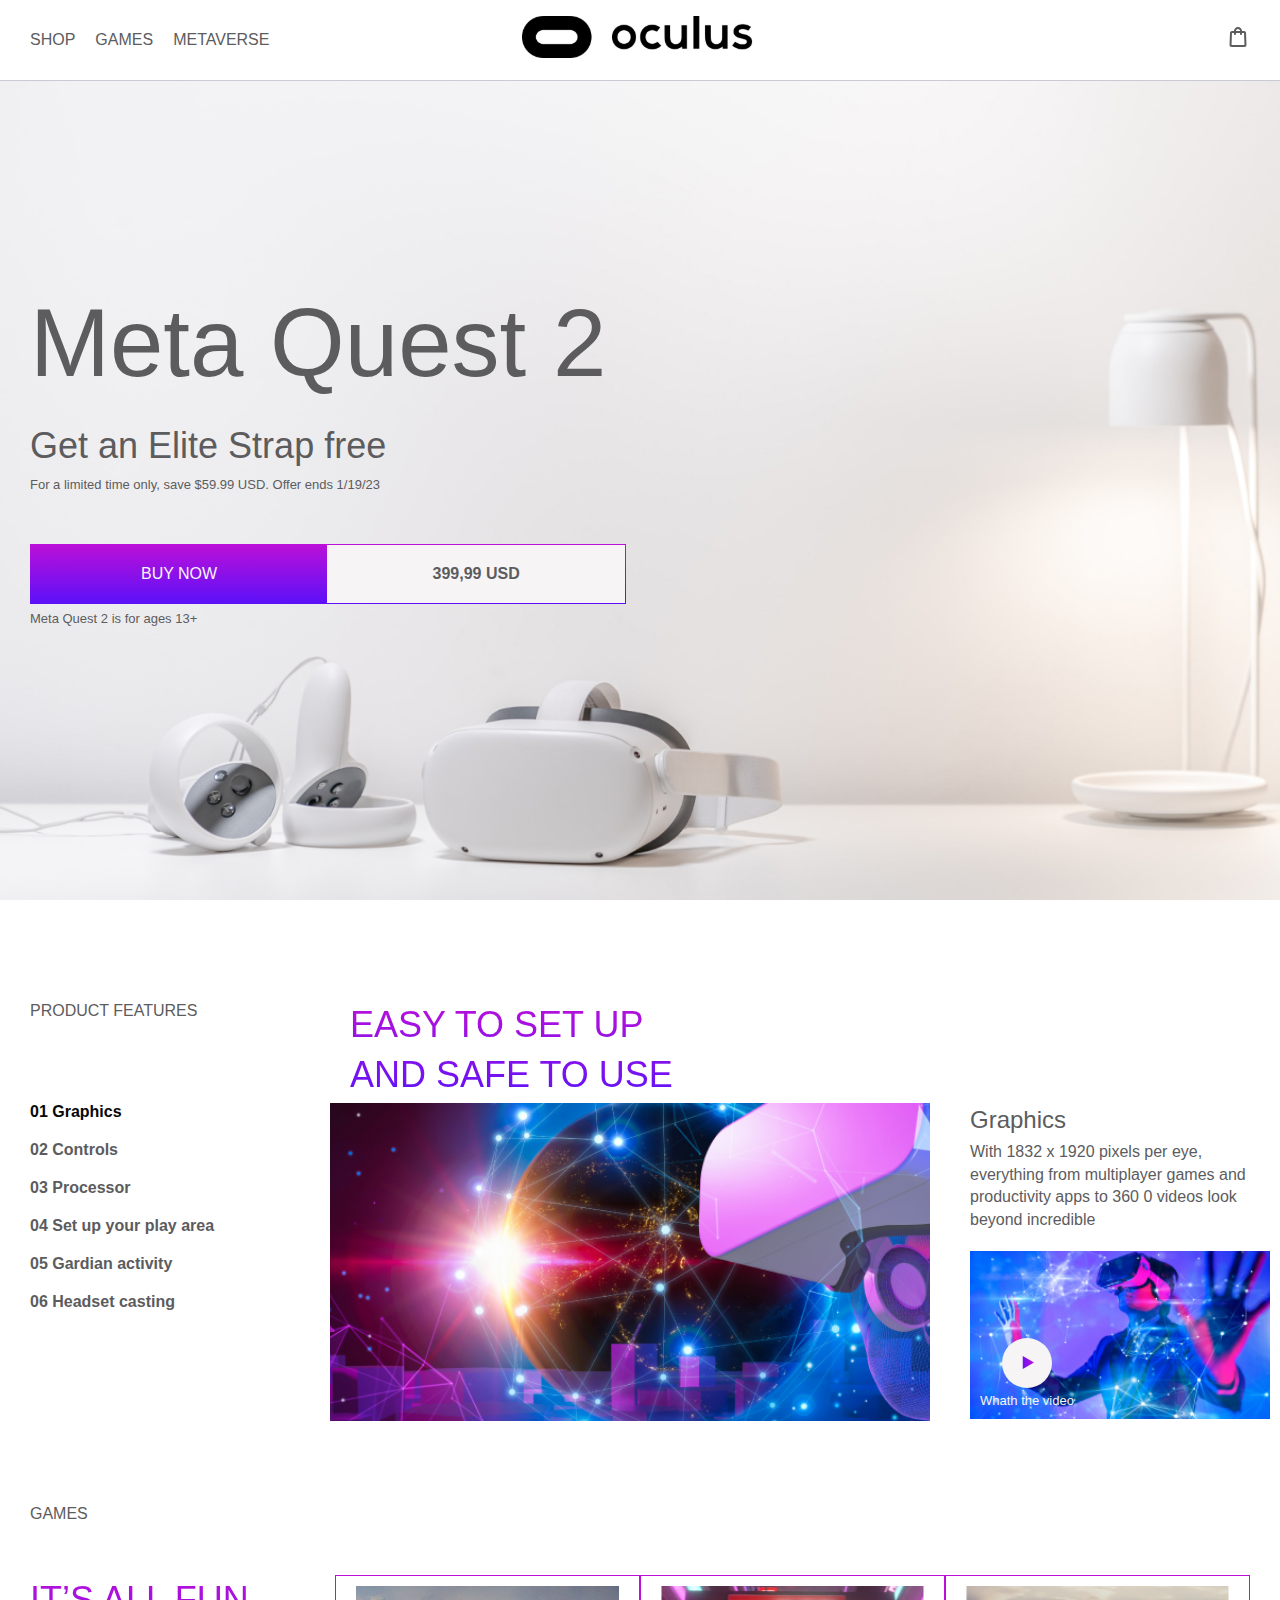
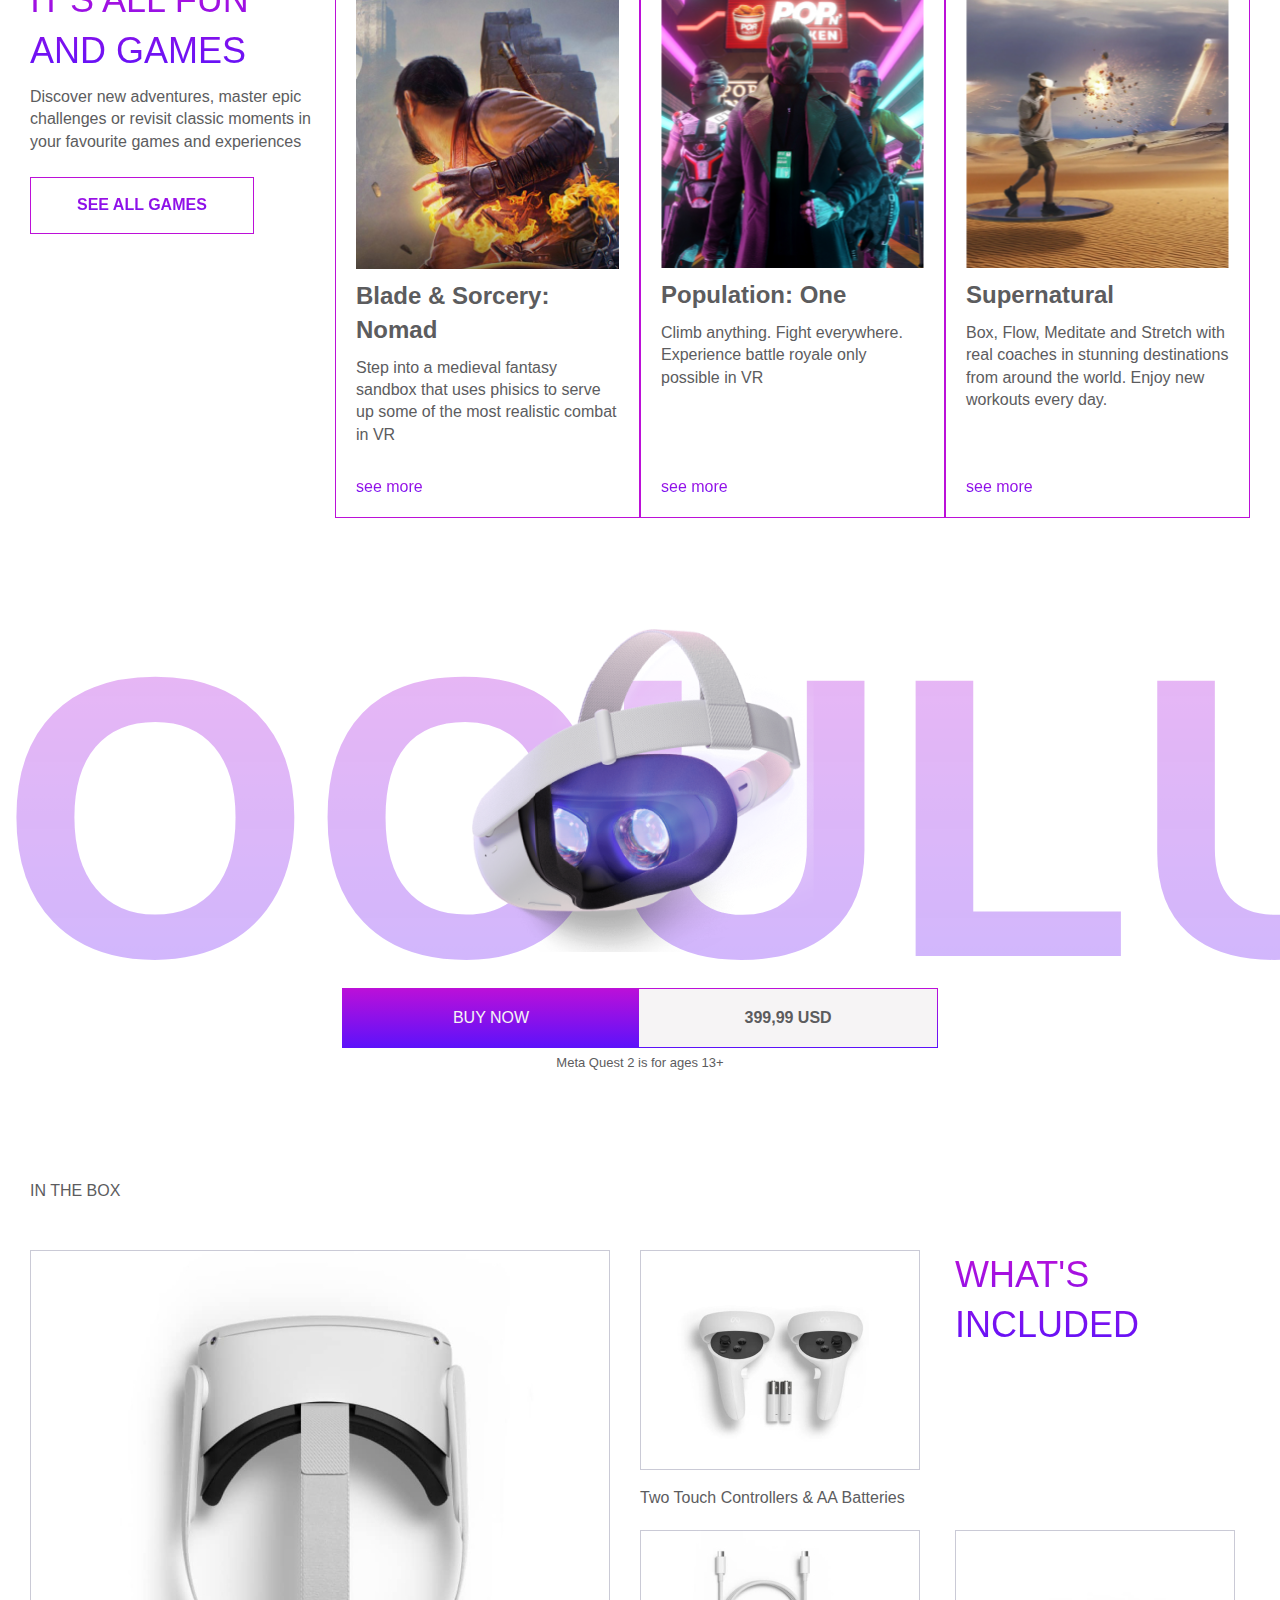
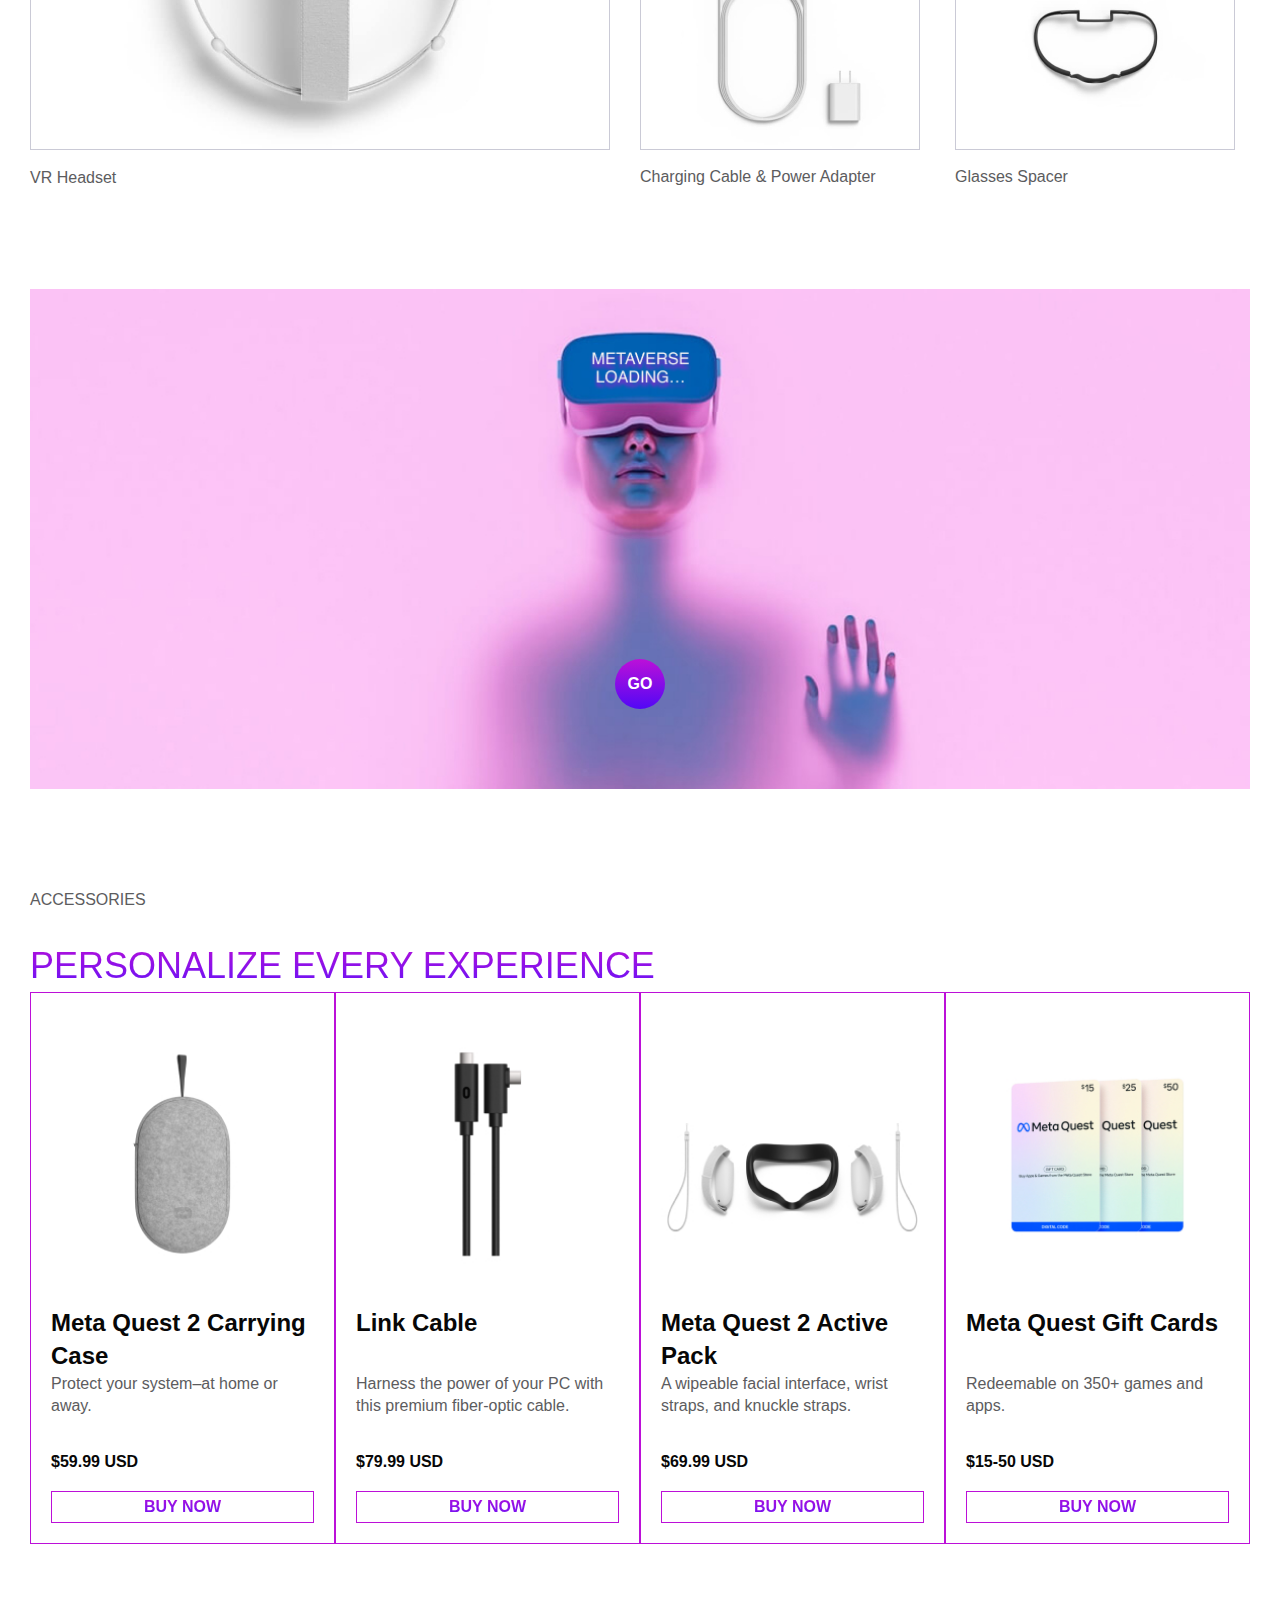
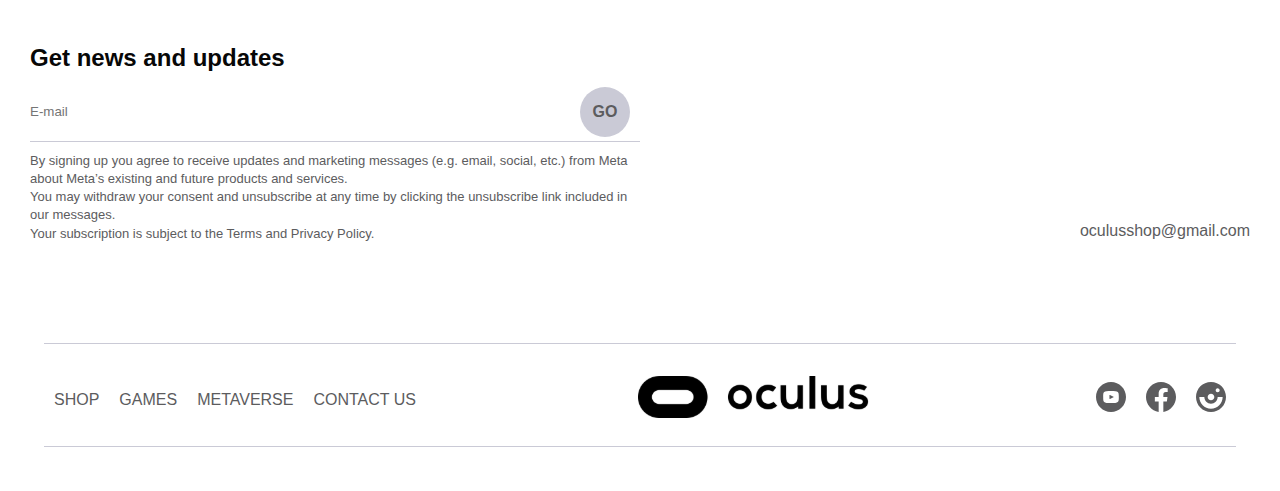
<file: index.html>
<!DOCTYPE html>
<html lang="en">
  <head>
    <meta charset="UTF-8" />
    <meta name="viewport" content="width=device-width, initial-scale=1.0" />
    <meta http-equiv="X-UA-Compatible" content="ie=edge" />
    <title>Document</title>
    <link rel="stylesheet" href="css/reset.css" />
    <link rel="stylesheet" href="css/style.css" />
  </head>
  <body>
    <header class="header">
      <div class="container">
        <nav class="nav">
          <ul class="menu">
            <li class="menu-list">
              <a href="" class="menu-link">SHOP</a>
            </li>
            <li class="menu-list">
              <a href="" class="menu-link">GAMES</a>
            </li>
            <li class="menu-list">
              <a href="" class="menu-link">METAVERSE</a>
            </li>
          </ul>
          <a href="#" class="logo">
            <img src="images/logo.svg" alt="kk" />
          </a>
          <a href="#" class="basket">
            <img src="images/bag.svg" alt="tt" />
          </a>
        </nav>
      </div>
    </header>
    <main class="main">
      <section class="top">
        <div class="container">
          <h1 class="title">Meta Quest 2</h1>
          <p class="subtitle">Get an Elite Strap free</p>
          <p class="top-text">
            For a limited time only, save $59.99 USD. Offer ends 1/19/23
          </p>
          <button class="buy-btn">
            <span class="buy-btn-text">BUY NOW</span>
            <span class="buy-btn-price">399,99 USD</span>
          </button>
          <p class="buy-text">Meta Quest 2 is for ages 13+</p>
        </div>
      </section>

      <section class="features">
        <div class="container">
          <div class="features-titles">
            <h2 class="features-title section-title">PRODUCT FEATURES</h2>
            <p class="features-text">Easy to set up and safe to use</p>
          </div>
          <div class="tabs">
            <div class="tabs-btn">
              <button class="tabs-btn-item-active" data-button="content-1">
                01 Graphics
              </button>
              <button class="tabs-btn-item" data-button="content-2">
                02 Controls
              </button>
              <button class="tabs-btn-item" data-button="content-3">
                03 Processor
              </button>
              <button class="tabs-btn-item" data-button="content-4">
                04 Set up your play area
              </button>
              <button class="tabs-btn-item" data-button="content-5">
                05 Gardian activity
              </button>
              <button class="tabs-btn-item" data-button="content-6">
                06 Headset casting
              </button>
            </div>
            <div class="tabs-content">
              <div
                class="tabs-content-item tabs-content-item-active"
                id="content-1"
              >
                <img
                  class="tabs-content-img"
                  src="images/Rectangle 3.jpg"
                  alt=""
                />
                <div class="tabs-content-box">
                  <h3>Graphics</h3>
                  <p>
                    With 1832 x 1920 pixels per eye, everything from multiplayer
                    games and productivity apps to 360 0 videos look beyond
                    incredible
                  </p>
                </div>
                <div class="video">
                  <button class="video-btn">
                    <img src="images/Play.svg" alt="" />
                  </button>
                  <span>Whath the video</span>
                </div>
              </div>
              <div class="tabs-content-item" id="content-2">
                <img
                  class="tabs-content-img"
                  src="images/Rectangle 3.jpg"
                  alt=""
                />
                <div class="tabs-content-box">
                  <h3>Graphics</h3>
                  <p>
                    With 1832 x 1920 pixels per eye, everything from multiplayer
                    games and productivity apps to 360 0 videos look beyond
                    incredible
                  </p>
                </div>
                <div class="video">
                  <button class="video-btn">
                    <img src="images/Play.svg" alt="" />
                  </button>
                  <span>Whath the video</span>
                </div>
              </div>
              <div class="tabs-content-item" id="content-3">
                <img
                  class="tabs-content-img"
                  src="images/Rectangle 3.jpg"
                  alt=""
                />
                <div class="tabs-content-box">
                  <h3>Graphics</h3>
                  <p>
                    With 1832 x 1920 pixels per eye, everything from multiplayer
                    games and productivity apps to 360 0 videos look beyond
                    incredible
                  </p>
                </div>
                <div class="video">
                  <button class="video-btn">
                    <img src="images/Play.svg" alt="" />
                  </button>
                  <span>Whath the video</span>
                </div>
              </div>
              <div class="tabs-content-item" id="content-4">
                <img
                  class="tabs-content-img"
                  src="images/Rectangle 3.jpg"
                  alt=""
                />
                <div class="tabs-content-box">
                  <h3>Graphics</h3>
                  <p>
                    With 1832 x 1920 pixels per eye, everything from multiplayer
                    games and productivity apps to 360 0 videos look beyond
                    incredible
                  </p>
                </div>
                <div class="video">
                  <button class="video-btn">
                    <img src="images/Play.svg" alt="" />
                  </button>
                  <span>Whath the video</span>
                </div>
              </div>
              <div class="tabs-content-item" id="content-5">
                <img
                  class="tabs-content-img"
                  src="images/Rectangle 3.jpg"
                  alt=""
                />
                <div class="tabs-content-box">
                  <h3>Graphics</h3>
                  <p>
                    With 1832 x 1920 pixels per eye, everything from multiplayer
                    games and productivity apps to 360 0 videos look beyond
                    incredible
                  </p>
                </div>
                <div class="video">
                  <button class="video-btn">
                    <img src="images/Play.svg" alt="" />
                  </button>
                  <span>Whath the video</span>
                </div>
              </div>
              <div class="tabs-content-item" id="content-6">
                <img
                  class="tabs-content-img"
                  src="images/Rectangle 3.jpg"
                  alt=""
                />
                <div class="tabs-content-box">
                  <h3>Graphics</h3>
                  <p>
                    With 1832 x 1920 pixels per eye, everything from multiplayer
                    games and productivity apps to 360 0 videos look beyond
                    incredible
                  </p>
                </div>
                <div class="video">
                  <button class="video-btn">
                    <img src="images/Play.svg" alt="" />
                  </button>
                  <span>Whath the video</span>
                </div>
              </div>
            </div>
          </div>
        </div>
      </section>

      <section class="game">
        <div class="container">
          <div class="section-title game-title">GAMES</div>
          <div class="game-inner">
            <div class="game-descr">
              <p class="game-descr-title">It’s all fun and games</p>
              <p class="game-descr-text">
                Discover new adventures, master epic challenges or revisit
                classic moments in your favourite games and experiences
              </p>
              <a href="#" class="game-link">SEE ALL GAMES</a>
            </div>
            <div class="game-item">
              <img class="game-item-img" src="images/Rectangle 7.jpg" alt="" />
              <h3 class="game-item-title">Blade & Sorcery: Nomad</h3>
              <p class="game-item-text">
                Step into a medieval fantasy sandbox that uses phisics to serve
                up some of the most realistic combat in VR
              </p>
              <a class="game-item-link" href="#">see more</a>
            </div>
            <div class="game-item">
              <img class="game-item-img" src="images/8.jpg" alt="" />
              <h3 class="game-item-title">Population: One</h3>
              <p class="game-item-text">
                Climb anything. Fight everywhere. Experience battle royale only
                possible in VR
              </p>
              <a class="game-item-link" href="#">see more</a>
            </div>
            <div class="game-item">
              <img class="game-item-img" src="images/Rectangle 9.jpg" alt="" />
              <h3 class="game-item-title">Supernatural</h3>
              <p class="game-item-text">
                Box, Flow, Meditate and Stretch with real coaches in stunning
                destinations from around the world. Enjoy new workouts every
                day.
              </p>
              <a class="game-item-link" href="#">see more</a>
            </div>
          </div>
        </div>
      </section>

      <div class="buy">
        <p class="buy-bg">OCULUS</p>
        <img src="images/photo.png" alt="" class="buy-img" />
        <button class="buy-btn">
          <span class="buy-btn-text">BUY NOW</span>
          <span class="buy-btn-price">399,99 USD</span>
        </button>
        <p class="buy-text">Meta Quest 2 is for ages 13+</p>
      </div>

      <section class="equipment">
        <div class="container">
          <h2 class="equipment-title section-title">IN THE BOX</h2>
          <div class="equipment-box">
            <div class="equipment-box-item equipment-box-item-one">
              <img
                class="equipment-box-img"
                src="images/box.jpg"
                alt="gg"
                class="equipment-box-img"
              />
              <p class="equipment-box-text">VR Headset</p>
            </div>
            <div class="equipment-box-item">
              <img
                class="equipment-box-img"
                src="images/box2.jpg"
                alt="gg"
                class="equipment-box-img"
              />
              <p class="equipment-box-text">
                Two Touch Controllers & AA Batteries
              </p>
            </div>
            <div class="equipment-box-item">
              <p class="equipment-box-title">What's included</p>
            </div>
            <div class="equipment-box-item">
              <img
                class="equipment-box-img"
                src="images/box3.jpg"
                alt="gg"
                class="equipment-box-img"
              />
              <p class="equipment-box-text">Charging Cable & Power Adapter</p>
            </div>
            <div class="equipment-box-item">
              <img
                class="equipment-box-img"
                src="images/box4.jpg"
                alt="gg"
                class="equipment-box-img"
              />
              <p class="equipment-box-text">Glasses Spacer</p>
            </div>
          </div>
        </div>
      </section>

      <div class="promo">
        <div class="container">
          <div class="promo-inner">
            <button class="promo-btn">GO</button>
          </div>
        </div>
      </div>
      <section class="accessories">
        <div class="container">
          <h2 class="accessories-title section-title">ACCESSORIES</h2>
          <p class="accessories-text">Personalize every experience</p>

          <div class="accessories-items">
            <div class="accessories-item">
              <img
                src="images/photo 11.jpg"
                alt=""
                class="accessories-item-img"
              />
              <h3 class="accessories-item-title">Meta Quest 2 Carrying Case</h3>
              <p class="accessories-item-text">
                Protect your system–at home or away.
              </p>
              <p class="accessories-item-price">$59.99 USD</p>
              <button class="accessories-item-btn">BUY NOW</button>
            </div>
            <div class="accessories-item">
              <img
                src="images/photo 12.jpg"
                alt=""
                class="accessories-item-img"
              />
              <h3 class="accessories-item-title">Link Cable</h3>
              <p class="accessories-item-text">
                Harness the power of your PC with this premium fiber-optic
                cable.
              </p>
              <p class="accessories-item-price">$79.99 USD</p>
              <button class="accessories-item-btn">BUY NOW</button>
            </div>
            <div class="accessories-item">
              <img
                src="images/photo13.jpg"
                alt=""
                class="accessories-item-img"
              />
              <h3 class="accessories-item-title">Meta Quest 2 Active Pack</h3>
              <p class="accessories-item-text">
                A wipeable facial interface, wrist straps, and knuckle straps.
              </p>
              <p class="accessories-item-price">$69.99 USD</p>
              <button class="accessories-item-btn">BUY NOW</button>
            </div>
            <div class="accessories-item">
              <img
                src="images/photo 14.jpg"
                alt=""
                class="accessories-item-img"
              />
              <h3 class="accessories-item-title">Meta Quest Gift Cards</h3>
              <p class="accessories-item-text">
                Redeemable on 350+ games and apps.
              </p>
              <p class="accessories-item-price">$15-50 USD</p>
              <button class="accessories-item-btn">BUY NOW</button>
            </div>
          </div>
        </div>
      </section>
      <section class="contacts">
        <div class="container">
          <h2 class="contacts-title">Get news and updates</h2>

          <div class="contacts-inner">
            <div class="contacts-form">
              <form class="form">
                <input class="form-input" type="text" placeholder="E-mail" />
                <button class="form-btn" type="submit">GO</button>
              </form>
              <p class="contacts-text">
                By signing up you agree to receive updates and marketing
                messages (e.g. email, social, etc.) from Meta about Meta’s
                existing and future products and services.<br />
                You may withdraw your consent and unsubscribe at any time by
                clicking the unsubscribe link included in our messages.<br />
                Your subscription is subject to the Terms and Privacy Policy.
              </p>
            </div>
            <a href="mailto:oculusshop@gmail.com" class="contacts-email"
              >oculusshop@gmail.com</a
            >
          </div>
        </div>
      </section>
    </main>
    <footer class="footers">
      <div class="container">
        <div class="shops-inner">
          <div class="shop">
            <p class="shop-item">SHOP</p>
            <p class="shop-item">GAMES</p>
            <p class="shop-item">METAVERSE</p>
            <p class="shop-item">CONTACT US</p>
          </div>
          <div class="img-logo">
            <img src="images/logo.svg" alt="gg" class="logos" />
          </div>
          <div class="logotip">
            <a href="#" class="logotip-item">
              <img src="images/211.svg" alt="" />
            </a>
            <a href="#" class="logotip-item">
              <img src="images/212.svg" alt="" />
            </a>
            <a href="#" class="logotip-item">
              <img src="images/213.svg" alt="" />
            </a>
          </div>
        </div>
      </div>
    </footer>

    <script src="js/main.js"></script>
  </body>
</html>
</file>
<file: css/style.css>
@font-face {
  font-family: "Helvetica", sans-serif;
  src: url(../fonts/helvetica.woff2);
  font-style: normal;
  font-weight: 400;
}
@font-face {
  font-family: "Helvetica-Bold", sans-serif;
  src: url(../fonts/helvetica-bold.woff2);
  font-style: normal;
  font-weight: 700;
}
*,
*::before,
*::after {
  box-sizing: inherit;
}

a {
  color: inherit;
  text-decoration: none;
}

li {
  list-style: none;
}

img {
  max-width: 100%;
}

button {
  color: inherit;
  font-size: inherit;
  background-color: transparent;
  border: none;
  cursor: pointer;
  font-family: inherit;
  padding: 0;
}
.container {
  max-width: 1220px;
  padding: 0 10px;
  margin: 0 auto;
}

.section-title {
  text-transform: uppercase;
  font-weight: 400;
}

body {
  font-family: "Helvetica", sans-serif;
  font-weight: 400;
  font-size: 16px;
  line-height: 1.4;
  color: #5c5c5e;
}
.header {
  border-bottom: 1px solid #cacad6;
}

.nav {
  display: grid;
  grid-template-columns: repeat(3, 1fr);
  align-items: center;
  height: 80px;
}

.menu {
  display: flex;
  gap: 0 20px;
}

.logo {
  justify-self: center;
}

.basket {
  position: relative;
  justify-self: end;
}

.basket--on span {
  font-size: 11px;
  width: 15px;
  height: 15px;
  background-color: #000;
  color: #fff;
  border-radius: 50%;
  position: absolute;
  display: flex;
  line-height: 0;
  align-items: center;
  bottom: 0;
  right: -2px;
  justify-content: center;
}

.top {
  min-height: calc(100vh - 81px);
  background-image: url(../images/Rectangle\ 2.jpg);
  background-repeat: no-repeat;
  background-size: cover;
  background-position: bottom center;
}

.title {
  padding-top: 16%;
  font-size: 96px;
  margin-bottom: 10px;
  font-weight: 400;
}

.subtitle {
  font-size: 36px;
  margin-bottom: 5px;
}

.top-text {
  font-size: 13px;
  margin-bottom: 50px;
}

.buy-text {
  padding-top: 6px;
  font-size: 13px;
}

.buy-btn {
  cursor: pointer;
  border: none;
  background: linear-gradient(180deg, #bc10d8 0%, rgba(80, 0, 250, 0.93) 100%);
  display: flex;
  padding: 1px;
  text-transform: uppercase;
}
.buy-btn-text {
  color: #f6f4f5;
  padding: 20px 110px;
  text-transform: uppercase;
}

.buy-btn-price {
  padding: 20px 105px;
  background-color: #f6f4f5;
  color: #5c5c5e;
  font-family: "Helvetica";
  font-style: normal;
  font-weight: 700;
  font-size: 16px;
  line-height: 18px;
  width: 88px;
  height: 18px;
}

.features {
  padding: 100px 0;
}
.features-titles {
  display: flex;
}

.features-title {
  flex-basis: 300px;
  padding-right: 20px;
}

.features-text {
  max-width: 330px;
  text-transform: uppercase;
  font-size: 36px;
  margin-bottom: 2px;
  background: linear-gradient(180deg, #bc10d8 0%, rgba(80, 0, 250, 0.93) 100%);
  -webkit-background-clip: text;
  -webkit-text-fill-color: transparent;
}

.tabs {
  display: grid;
  grid-template-columns: 300px auto;
}

.tabs-btn {
  display: flex;
  flex-direction: column;
  align-items: start;
}

.tabs-btn-item {
  font-weight: 700;
  margin-bottom: 20px;
}

.tabs-btn-item-active {
  font-weight: 700;
  margin-bottom: 20px;
  color: #070707;
}

.tabs-content {
  position: relative;
  min-height: 300px;
}

.tabs-content-item {
  display: grid;
  grid-template-columns: auto 280px;
  grid-template-rows: auto 150px;
  gap: 40px;
  opacity: 0;
  position: absolute;
  transition: opacity 0.3s ease;
}

.tabs-content-item-active {
  opacity: 1;
}

.tabs-content-img {
  grid-row: 1/-1;
  align-self: stretch;
  object-fit: cover;
}

.tabs-content-box h3 {
  font-weight: 400;
  font-size: 24px;
  margin-bottom: 5px;
}

.video {
  grid-column: 2/3;
  width: 280px;
  height: 150px;
  background-image: url(../images/Rectangle\ 4.jpg);
  background-repeat: no-repeat;
  background-position: center;
  background-size: cover;
  display: flex;
  flex-direction: column;
  justify-content: end;
  align-items: flex-start;
  padding: 9px 10px;
  margin-top: -20px;
}

.video-btn {
  margin-left: 22px;
}

.video span {
  font-size: 13px;
  color: #f6f4f5;
}

.game {
  margin-bottom: 100px;
}

.game-title {
  margin-bottom: 50px;
}

.game-inner {
  display: grid;
  grid-template-columns: repeat(4, 1fr);
}

.game-descr {
  padding-right: 10px;
}

.game-descr-title {
  text-transform: uppercase;
  background: linear-gradient(180deg, #bc10d8 0%, rgba(80, 0, 250, 0.93) 100%);
  -webkit-background-clip: text;
  -webkit-text-fill-color: transparent;
  background-clip: text;
  text-fill-color: transparent;
  font-size: 36px;
  margin-bottom: 10px;
}

.game-descr-text {
  margin-bottom: 24px;
}
.game-link {
  display: inline-block;
  background: linear-gradient(180deg, #bc10d8 0%, rgba(80, 0, 250, 0.93) 100%);
  -webkit-background-clip: text;
  -webkit-text-fill-color: transparent;
  background-clip: text;
  text-fill-color: transparent;
  font-weight: 700;
  text-transform: uppercase;
  padding: 16px 46px;
  border: 1px solid #bc10d8;
}
.game-item {
  border: 1px solid #bc10d8;
  padding: 10px 20px 18px;
  display: flex;
  flex-direction: column;
}

.game-item-img {
  margin-bottom: 10px;
}

.game-item-title {
  font-size: 24px;
  margin-bottom: 10px;
}

.game-item-text {
  margin-bottom: 30px;
}

.game-item-link {
  background: linear-gradient(180deg, #bc10d8 0%, rgba(80, 0, 250, 0.93) 100%);
  -webkit-background-clip: text;
  -webkit-text-fill-color: transparent;
  margin-top: auto;
}
.buy {
  margin-bottom: 110px;
  text-align: center;
  position: relative;
  overflow-x: hidden;
}

.buy-img {
  margin-bottom: 30px;
}

.buy .buy-btn {
  margin: 0 auto;
}

.buy-bg {
  background: linear-gradient(180deg, #bc10d8 0%, rgba(80, 0, 250, 0.93) 100%);
  -webkit-background-clip: text;
  -webkit-text-fill-color: transparent;
  font-weight: 700;
  font-size: 400px;
  line-height: 400px;
  opacity: 0.3;
  position: absolute;
  z-index: -1;
  animation: line-text 6s linear 1s infinite;
}

@keyframes line-text {
  from {
    transform: translateX(115%);
    transform-origin: left center;
  }
  to {
    transform: translateX(-115%);
    transform-origin: right center;
  }
}

.equipment {
  margin-bottom: 100px;
}

.equipment-title {
  font-family: "Helvetica";
  font-weight: 400;
  font-size: 16px;
  line-height: 18px;
  color: #5c5c5e;
  margin-bottom: 50px;
}

.equipment-box {
  display: grid;
  grid-template-columns: 2fr 1fr 1fr;
  grid-template-rows: repeat(2, 1fr);
  gap: 20px;
}

.equipment-box-img {
  margin-bottom: 10px;
}

.equipment-box-title {
  background: linear-gradient(180deg, #bc10d8 0%, rgba(80, 0, 250, 0.93) 100%);
  -webkit-background-clip: text;
  -webkit-text-fill-color: transparent;
  background-clip: text;
  text-fill-color: transparent;
  text-transform: uppercase;
  font-weight: 400;
  font-size: 36px;
  line-height: 50px;
}

.equipment-box-item-one {
  grid-row: 1/-1;
}

.promo {
  margin-bottom: 100px;
}

.promo-inner {
  background-image: url(../images/Group\ 13.jpg);
  min-height: 500px;
  background-size: cover;
  background-repeat: no-repeat;
  background-position: center;
  text-align: center;
  position: relative;
}

.promo-btn {
  font-weight: 700;
  color: #fff;
  background: linear-gradient(180deg, #bc10d8 0%, rgba(80, 0, 250, 0.93) 100%);
  border-radius: 50%;
  width: 50px;
  height: 50px;
  display: flex;
  justify-content: center;
  align-items: center;
  position: absolute;
  bottom: 80px;
  left: 0;
  right: 0;
  margin: auto;
}
.accessories{
  margin-bottom: 100px;
}

.accessories-title{
  margin-bottom: 30px;
}

.accessories-text{
  background: linear-gradient(180deg, #bc10d8 0%, rgba(80, 0, 250, 0.93) 100%);
  -webkit-background-clip: text;
  -webkit-text-fill-color: transparent;
  background-clip: text;
  text-fill-color: transparent;
  font-size: 36px;
  text-transform: uppercase;
}
.accessories-items{
  display: grid;
  grid-template-columns: repeat(4, 1fr);
}

.accessories-item{
  padding: 20px;
  border: 1px solid #bc10d8;
  display: flex;
  flex-direction: column;
  justify-content: space-between;
}

.accessories-item-img{
  margin-bottom: 10px;
}

.accessories-item-title{
  font-size: 24px;
  color: #070707;
  min-height: 67px;
}
.accessories-item-text{
  margin-bottom: 35px;
  margin-top: auto;
}

.accessories-item-price{
  font-weight: 700;
  line-height: 18px;
  color: #070707;
  margin-bottom: 20px;
  margin-top: auto;
}

.accessories-item-btn{
  border: 1px solid #bc10d8;
  padding: 6px;
  font-weight: 700;
  background: linear-gradient(180deg, #bc10d8 0%, rgba(80, 0, 250, 0.93) 100%);
  -webkit-background-clip: text;
  -webkit-text-fill-color: transparent;
  text-align: center;
  
}

.contacts {
  margin-bottom: 100px;
}

.contacts-title {
  font-size: 24px;
  line-height: 28px;
  color: #070707;
  margin-bottom: 10px;
}

.contacts-inner {
  display: flex;
  justify-content: space-between;
  align-items: end;
}

.contacts-form {
  flex-basis: 600px;
}

.contacts-text {
  font-size: 13px;
}

.form {
  margin-bottom: 10px;
  position: relative;
}

.form-input {
  width: 100%;
  border: none;
  border-bottom: 1px solid #cacad6;
  padding: 22px 10px 22px 0;
}
.form-input: ::placeholder {
  font-family: "Helvetica";
  font-style: normal;
  font-weight: 400;
  font-size: 13px;
  line-height: 15px;
  color: #cacad6;
}

.form-btn {
  width: 50px;
  height: 50px;
  background-color: #cacad6;
  text-transform: uppercase;
  font-weight: 700;
  color: #5c5c5e;
  border-radius: 50%;
  position: absolute;
  right: 0;
  bottom: 5px;
}

.footers {
  height: 102px;
  border-bottom: 1px solid #cacad6;
  border-top: 1px solid #cacad6;
  margin: 44px;
}

.shops-inner {
  height: 7em;
  display: flex;
  justify-content: space-between;
  align-items: center;
  margin: 0;
}
.shop {
  display: flex;
  gap: 20px;
}

.logotip {
  display: flex;
  gap: 20px;
  align-items: end;
}

@media (max-width: 1270px) {
  .atribute-inner {
    grid-template-columns: repeat(2, 1fr);
    gap: 30px;
    text-align: center;
}

@media (max-width: 992px) {
  .tabs {
    display: block;
  }
  .tabs-btn {
    display: block;
    column-count: 2;
  }
  .tabs-btn-item {
    display: block;
  }
  .game-inner {
    display: grid;
    grid-template-columns: repeat(2, 1fr);
    gap: 25px;
  }
}

@media (max-width: 870px) {
.shops-inner {
  display: flex;
  flex-direction: column;
}
}

@media (max-width: 820px) {
  .equipment-box {
    grid-template-columns: 1fr 1fr 1fr;
  }
  .contacts-inner{
    display: block;
  }
  .contacts-form{
    margin-bottom: 20px;
  }
  .accessories-items {
    display: grid;
    grid-template-columns: repeat(2, 1fr);
    gap: 20px;
  }
}

@media (max-width: 768px) {
  .title {
    font-size: 66px;
  }
  .subtitle {
    font-size: 24px;
  }
  .nav {
    display: flex;
    flex-direction: column;
    align-items: center;
    height: 80px;
  }
}

@media (max-width: 640px) {
  .buy-btn {
    flex-direction: column;
    margin: 0 auto;
  }
  .top {
    text-align: center;
  }
  .nav {
    display: flex;
    flex-direction: column;
    align-items: center;
    height: 80px;
  }
}

@media (max-width: 568px) {
  .features-titles {
    display: block;
  }
  .tabs-content-item {
    display: block;
    height: 0;
    position: relative;
  }
  .tabs-content-item-active{
    height: auto;
  }
  .video {
    width: auto;
    height: 250px;
    margin-top: 20px;
  }
  .game-inner {
    display: grid;
    grid-template-columns: repeat(1, 1fr);
    gap: 25px;
  }
  .equipment-box{
    display: block;
  }
  .equipment-box-img{
    width: 100%;
  }
  .equipment-box-text{
    margin-bottom: 10px;
}
.accessories-items {
  display: grid;
  grid-template-columns: repeat(1, 1fr);
  gap: 20px;
  text-align: center;
}
.shop {
  display: none;
  gap: 5px;
}
.logotip{
  order: -1;
}
}

@media (max-width: 420px) {
  .title {
    font-size: 48px;
  }
  .subtitle {
    font-size: 20px;
  }
  .tabs-btn {
    column-count: 1;
  }
  .features-text {
    font-size: 32px;
  }
}
</file>
